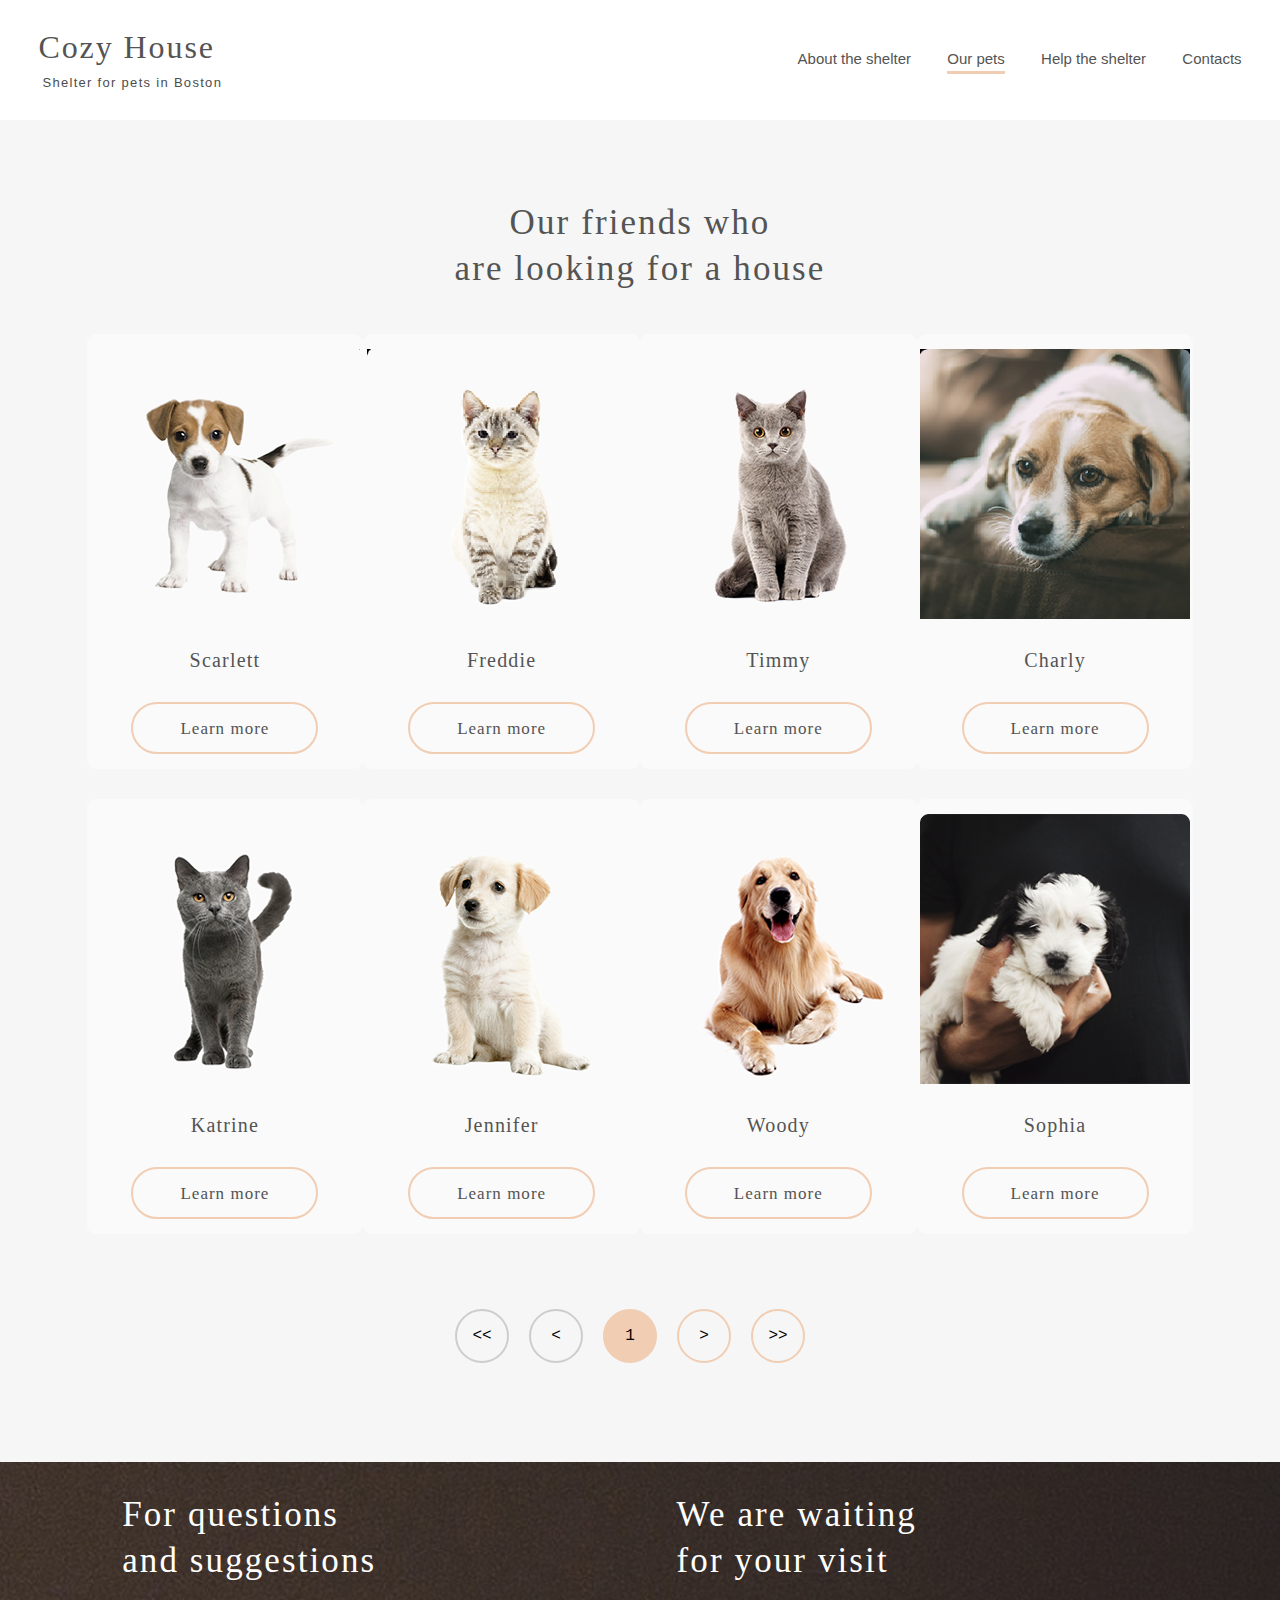
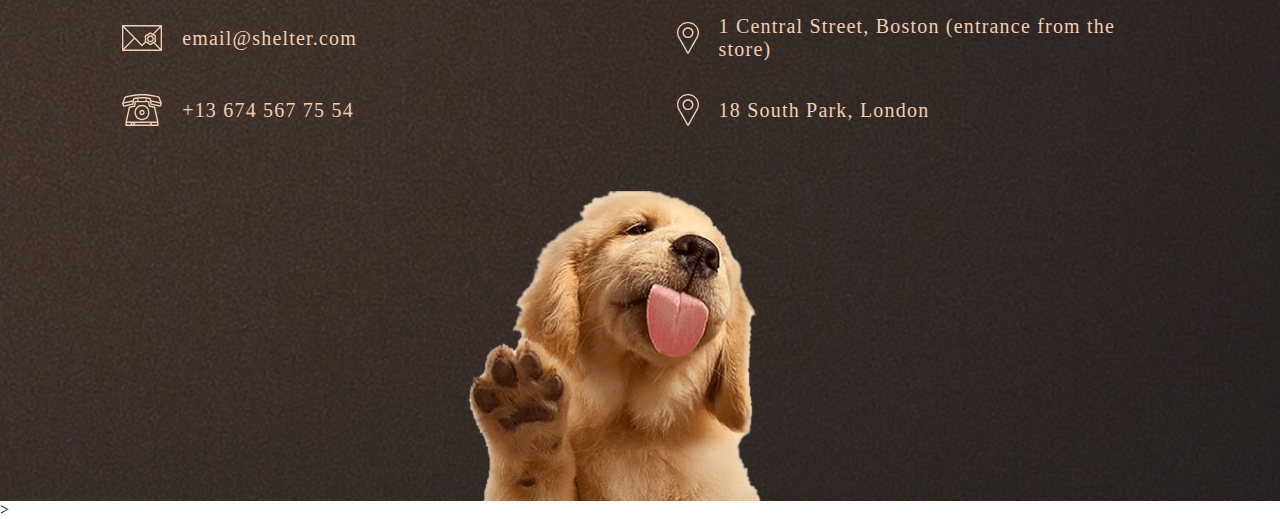
<file: shelter/pages/pets/index.html>
<!DOCTYPE html>
<html lang="en">
<head>
    <meta charset="UTF-8">
    <meta http-equiv="X-UA-Compatible" content="IE=edge">
    <meta name="viewport" content="width=device-width, initial-scale=1.0">
    <title>Our pets</title>
    <link rel="stylesheet" href="./normalize.css">
    <link rel="stylesheet" href="style.css">
</head>
<body>
    <div class="header_wrapper">
        <header>
            <div class="header_container">
                <a class="header_logo_href" href="../../pages/main/index.html">
                    <div class="header_logo">
                        <h1 class="header_h1">Cozy House</h1>
                        <div class="header_logo_text">Shelter for pets in Boston</div>
                    </div>
                </a>
                <nav class="header_nav">
                    <ul>
                        <li><a href="../../pages/main/index.html">About the shelter</a> </li> 
                        <li class="nav_active"> <a href="#">Our pets</a> </li>
                        <li><a href="../main/index.html#helpShelter">Help the shelter</a> </li>
                        <li><a href="#contacts">Contacts</a> </li>
                    </ul>
                </nav>
                <div class="menuBlackout"></div>
                <div class="header_burger">
                    <div class="header_burger_center"></div>
                </div>
            </div>
        </header>
    </div>
   

    <section class="pets">
        <div class="pets_container">
            <h2>Our friends who <br>
                are looking for a house</h2>
                <div class="pets_container_wraper">
                    <div class="pets_slider">
                        <div class="pets_slider_card">
                                <img src="../../assets/images/pets-katrine.png" alt="katrine" width="270" height="270">
                                <div class="pets_slider_card_text"> Katrine</div>
                                <button class="pets_slider_card_button"><div class="pets_slider_card_button_text">Learn more</div></button>
                        </div>
                        <div class="pets_slider_card">
                            <img src="../../assets/images/pets-jennifer.png" alt="jennifer" width="270" height="270">
                            <div class="pets_slider_card_text"> Jennifer</div>
                            <button class="pets_slider_card_button"><div class="pets_slider_card_button_text">Learn more</div></button>
                        </div>
                        <div class="pets_slider_card">
                            <img src="../../assets/images/pets-woody.png" alt="woody" width="270" height="270">
                            <div class="pets_slider_card_text"> Woody</div>
                            <button class="pets_slider_card_button"><div class="pets_slider_card_button_text">Learn more</div></button>
                        </div>
                        <div class="pets_slider_card">
                            <img src="../../assets/images/pets-sophia.png" alt="sophia" width="270" height="270">
                            <div class="pets_slider_card_text"> Sophia</div>
                            <button class="pets_slider_card_button"><div class="pets_slider_card_button_text">Learn more</div></button>
                        </div>
                        <div class="pets_slider_card">
                            <img src="../../assets/images/pets-timmy.png" alt="timmy" width="270" height="270">
                            <div class="pets_slider_card_text"> Timmy</div>
                            <button class="pets_slider_card_button"><div class="pets_slider_card_button_text">Learn more</div></button>
                        </div>
                        <div class="pets_slider_card">
                            <img src="../../assets/images/Charly.png" alt="Charly" width="270" height="270">
                            <div class="pets_slider_card_text"> Charly</div>
                            <button class="pets_slider_card_button"><div class="pets_slider_card_button_text">Learn more</div></button>
                        </div>
                        <div class="pets_slider_card">
                            <img src="../../assets/images/pets-scarlet.png" alt="scarlet" width="270" height="270">
                            <div class="pets_slider_card_text"> Scarlet</div>
                            <button class="pets_slider_card_button"><div class="pets_slider_card_button_text">Learn more</div></button>
                        </div>
                        <div class="pets_slider_card">
                            <img src="../../assets/images/pets-freddy.png" alt="freddy" width="270" height="270">
                            <div class="pets_slider_card_text"> Freddie</div>
                            <button class="pets_slider_card_button"><div class="pets_slider_card_button_text">Learn more</div></button>
                        </div>
                    </div>
                    <div class="pets_container_pageNavigator ">
                        <div class="disabled pets_container_pageNavigator_arrow firstPage"><pre> &lt&lt </pre></div>
                        <div class="disabled pets_container_pageNavigator_arrow prevPage"><pre> &lt </pre> </div>
                        <div class="pets_container_pageNavigator_pageNumber"> <pre>1</pre></div>
                        <div class="arrowEnabled pets_container_pageNavigator_arrow nexPage"><pre>></pre></div>
                        <div class="arrowEnabled pets_container_pageNavigator_arrow lastPage"><pre>>></pre></div>
                    </div>
                </div>
                
        </div>
    </section>

    <a name="contacts"></a>
        <footer  class="footer">
            <div class="footer_content">
                <div class="footer_contacts">
                    <div class="footer_contacts_text">For questions and suggestions</div>
                    <a href="mailto:email@shelter.com" class="footer_contacts_mail">
                        <img src="../../assets/images/icon-email.svg" alt="mail"> 
                        <div class="footer_contacts_mail_text">email@shelter.com</div> 
                    </a>
                    <a href="tel:+136745677554" class="footer_telephone">
                        <img src="../../assets/images/icon-phone.svg" alt="phone">
                        <div class="footer_telephone_number">+13 674 567 75 54</div>
                    </a>
                </div>
                <div class="footer_location">
                    <div class="footer_contacts_text">We are waiting for your visit</div>
                    <a  href="http://maps.google.com/?q=1 Central Street, Boston" class="footer_location_adress">
                        <img src="../../assets/images/icon-marker.svg" alt="adress"> 
                        <div class="footer_contacts_text_adress">1 Central Street, Boston (entrance from the store)</div> 
                    </a>
                    <a href="http://maps.google.com/?q=18 South Park, London" class="footer_location_adress">
                        <img src="../../assets/images/icon-marker.svg" alt="adress"> 
                        <div class="footer_contacts_text_adress">18 South Park, London </div> 
                    </a>
                </div>
                <div class="footer_puppy"></div>
            </div>
        </footer>

        <!-------------------Modal---------------------------->>
    <div class="wrapper">
        <div class="modal_wrapper">
            <div class="modalWindow_close">
                <svg width="12" height="12" viewBox="0 0 12 12" fill="none" xmlns="http://www.w3.org/2000/svg">
                <path fill-rule="evenodd" clip-rule="evenodd" d="M7.42618 6.00003L11.7046 1.72158C12.0985 1.32775 12.0985 0.689213 11.7046 0.295433C11.3108 -0.0984027 10.6723 -0.0984027 10.2785 0.295433L5.99998 4.57394L1.72148 0.295377C1.32765 -0.098459 0.68917 -0.098459 0.295334 0.295377C-0.0984448 0.689213 -0.0984448 1.32775 0.295334 1.72153L4.57383 5.99997L0.295334 10.2785C-0.0984448 10.6723 -0.0984448 11.3108 0.295334 11.7046C0.68917 12.0985 1.32765 12.0985 1.72148 11.7046L5.99998 7.42612L10.2785 11.7046C10.6723 12.0985 11.3108 12.0985 11.7046 11.7046C12.0985 11.3108 12.0985 10.6723 11.7046 10.2785L7.42618 6.00003Z" fill="#292929"/>
                </svg>
            </div>
            <div class="modalWindow">
                <img id="modalWindow_img" class="modalWindow_img" src="../../assets/images/pets-scarlet.png" alt="" >
                <div class="modalWindow_text">
                    <h3 id="petName">Scarlet</h3>
                    <h4 id="petType">Dog - Labrador</h4>
                    <h5 id="petDescription">Jennifer is a sweet 2 months old Labrador that is patiently waiting to find a new forever home. This girl really enjoys being able to go outside to run and play, but won't hesitate to play up a storm in the house if she has all of her favorite toys.</h5>
                    <div class="modalWindow_text_text">
                        <ul>
                            <li id="petAge"><b>Age:</b> 2 months</li>
                            <li id="Inoculations"><b>Inoculations:</b> none</li>
                            <li id="Diseases"><b>Diseases:</b> none</li>
                            <li id="Parasites"><b>Parasites:</b> none</li>
                        </ul>
                    </div>
                </div>
            </div>
        </div>
    </div>
    <div class="modalWindowFade"></div>
</body>
<script src="./script.js"></script>
<script src="./pagination.js"></script>
<script src="./modal.js"></script>
</html>
</file>
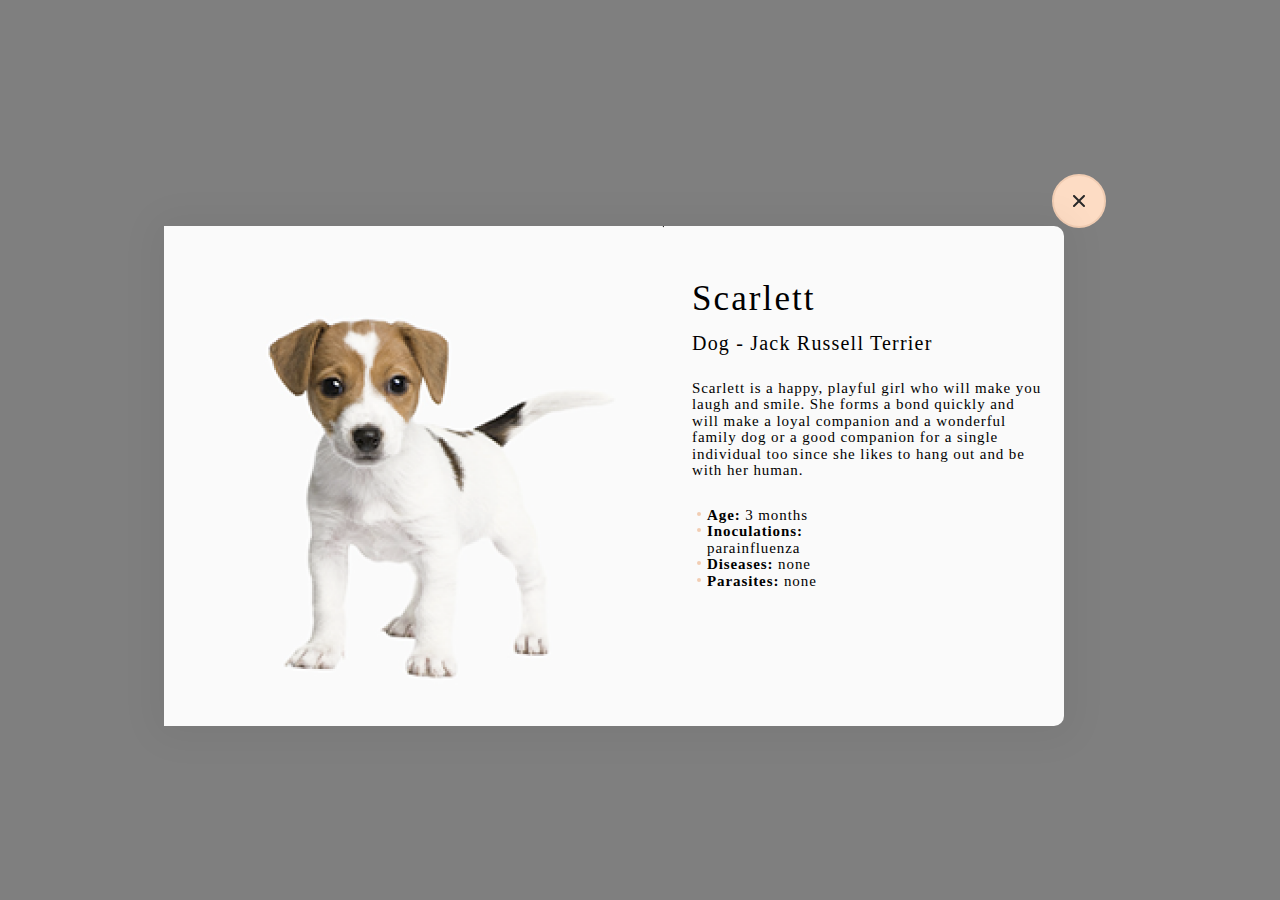
<file: shelter/modal/modal.html>
<!DOCTYPE html>
<html lang="en">
<head>
    <meta charset="UTF-8">
    <meta http-equiv="X-UA-Compatible" content="IE=edge">
    <meta name="viewport" content="width=device-width, initial-scale=1.0">
    <link rel="stylesheet" href="./modal.css">
    <title>Document</title>
</head>
<body> 
    <div class="wrapper">
        <div class="modal_wrapper">
            <div class="modalWindow_close">
                <svg width="12" height="12" viewBox="0 0 12 12" fill="none" xmlns="http://www.w3.org/2000/svg">
                <path fill-rule="evenodd" clip-rule="evenodd" d="M7.42618 6.00003L11.7046 1.72158C12.0985 1.32775 12.0985 0.689213 11.7046 0.295433C11.3108 -0.0984027 10.6723 -0.0984027 10.2785 0.295433L5.99998 4.57394L1.72148 0.295377C1.32765 -0.098459 0.68917 -0.098459 0.295334 0.295377C-0.0984448 0.689213 -0.0984448 1.32775 0.295334 1.72153L4.57383 5.99997L0.295334 10.2785C-0.0984448 10.6723 -0.0984448 11.3108 0.295334 11.7046C0.68917 12.0985 1.32765 12.0985 1.72148 11.7046L5.99998 7.42612L10.2785 11.7046C10.6723 12.0985 11.3108 12.0985 11.7046 11.7046C12.0985 11.3108 12.0985 10.6723 11.7046 10.2785L7.42618 6.00003Z" fill="#292929"/>
                </svg>
            </div>
            <div class="modalWindow">
                <img id="modalWindow_img" class="modalWindow_img" src="./assets/images/pets-scarlet.png" alt="">
                <div class="modalWindow_text">
                    <h3 id="petName">Tom</h3>
                    <h4 id="petType">Dog - Labrador</h4>
                    <h5 id="petDescription">Jennifer is a sweet 2 months old Labrador that is patiently waiting to find a new forever home. This girl really enjoys being able to go outside to run and play, but won't hesitate to play up a storm in the house if she has all of her favorite toys.</h5>
                    <div class="modalWindow_text_text">
                        <ul>
                            <li id="petAge"><b>Age:</b> 2 months</li>
                            <li id="Inoculations"><b>Inoculations:</b> none</li>
                            <li id="Diseases"><b>Diseases:</b> none</li>
                            <li id="Parasites"><b>Parasites:</b> none</li>
                        </ul>
                    </div>
                </div>
            </div>
        </div>
    </div>
    <div class="modalWindowFade"></div>

</body>
<script src="./modal.js"></script>
</html>
</file>
<file: shelter/pages/pets/style.css>
.header_burger {
  display: none;
  border-top: 2px solid #000000;
  border-bottom: 2px solid #000000;
}

.header_burger .header_burger_center {
  width: 30px;
  height: 2px;
  background-color: black;
}

.header_wrapper {
  position: fixed;
  margin: 0 auto;
  width: 100%;
  height: 120px;
}

header {
  margin: 0 auto;
  max-width: 1280px;
  height: 120px;
  display: -webkit-box;
  display: -ms-flexbox;
  display: flex;
  -webkit-box-align: center;
      -ms-flex-align: center;
          align-items: center;
  background-color: white;
}

.menuBlackout {
  display: none;
}

.header_container {
  margin: 0 auto;
  width: 94%;
  height: 60px;
  display: -webkit-box;
  display: -ms-flexbox;
  display: flex;
  -webkit-box-orient: horizontal;
  -webkit-box-direction: normal;
      -ms-flex-direction: row;
          flex-direction: row;
  -webkit-box-pack: justify;
      -ms-flex-pack: justify;
          justify-content: space-between;
  -webkit-box-align: center;
      -ms-flex-align: center;
          align-items: center;
  -ms-flex-line-pack: center;
      align-content: center;
}

.header_logo {
  position: relative;
  z-index: 5;
  display: -webkit-box;
  display: -ms-flexbox;
  display: flex;
  -webkit-box-orient: vertical;
  -webkit-box-direction: normal;
      -ms-flex-direction: column;
          flex-direction: column;
  -webkit-box-pack: justify;
      -ms-flex-pack: justify;
          justify-content: space-between;
  width: 187px;
  height: 60px;
}

.header_logo h1 {
  margin: 0;
  padding: 0;
  width: 188px;
  font-family: 'Georgia';
  font-style: normal;
  font-weight: 400;
  font-size: 32px;
  line-height: 110%;
  letter-spacing: 0.06em;
  color: #545454;
}

.header_logo .header_logo_text {
  font-family: 'Arial';
  font-style: normal;
  font-weight: 400;
  font-size: 13px;
  line-height: 15px;
  letter-spacing: 0.1em;
  margin-left: 4px;
  color: #4C4C4C;
}

.header_nav {
  justify-self: flex-end;
  width: 444px;
  height: 20px;
  display: -webkit-box;
  display: -ms-flexbox;
  display: flex;
  -webkit-box-orient: horizontal;
  -webkit-box-direction: normal;
      -ms-flex-direction: row;
          flex-direction: row;
  -webkit-box-pack: justify;
      -ms-flex-pack: justify;
          justify-content: space-between;
}

.header_nav ul {
  width: 100%;
  display: -webkit-box;
  display: -ms-flexbox;
  display: flex;
  -webkit-box-orient: horizontal;
  -webkit-box-direction: normal;
      -ms-flex-direction: row;
          flex-direction: row;
  -webkit-box-pack: justify;
      -ms-flex-pack: justify;
          justify-content: space-between;
  -ms-flex-item-align: center;
      align-self: center;
  font-family: 'Arial';
  font-style: normal;
  font-weight: 400;
  font-size: 15px;
  line-height: 160%;
  margin: 0px 0px;
  padding-left: 0;
}

.header_nav ul li {
  list-style-type: none;
}

.header_nav .nav_active {
  border-bottom: 3px solid #F1CDB3;
}

.header_nav a {
  color: #545454;
  text-decoration: none;
}

@media (max-width: 767px) {
  /*
    .header_nav{
        display: none;
    }
    .header_burger{
        width: 30px;
        height: 19px;
        margin-right: 50px;
        display: flex;
        flex-direction:row;
        justify-content: center;
        align-items: center;
        &:hover{
            cursor: pointer;
        }
        .header_burger_center{
            width: 30px;
            height: 2px;
            background-color: #000000;
        }
    }  */
  .header_nav {
    position: fixed;
    pointer-events: none;
    opacity: 0;
    margin: 0 0;
    padding: 0 0;
    top: 0;
    width: 320px;
    height: 823px;
    background-color: white;
    left: calc(100vw + 100px);
    z-index: 3;
    -webkit-transition: .3s ease-in;
    transition: .3s ease-in;
    display: -webkit-box;
    display: -ms-flexbox;
    display: flex;
  }
  .header_nav ul {
    margin: 0 0 0 0;
    margin-left: 30px;
    width: 248px;
    height: 327px;
    display: -webkit-box;
    display: -ms-flexbox;
    display: flex;
    -webkit-box-orient: vertical;
    -webkit-box-direction: normal;
        -ms-flex-direction: column;
            flex-direction: column;
    -webkit-box-align: center;
        -ms-flex-align: center;
            align-items: center;
    -webkit-box-pack: justify;
        -ms-flex-pack: justify;
            justify-content: space-between;
  }
  .header_nav ul li {
    padding: 0 0;
    margin: 0 0;
    font-family: 'Arial';
    font-style: normal;
    font-weight: 400;
    font-size: 32px;
    line-height: 160%;
  }
  .header_nav_visible {
    opacity: 1 !important;
    left: calc(100vw - 321px) !important;
    pointer-events: all !important;
    -webkit-transition: .3s ease-in;
    transition: .3s ease-in;
  }
  .menuBlackout {
    display: none;
    margin: 0 0;
    padding: 0 0;
    top: 0;
    position: fixed;
    background-color: rgba(41, 41, 41, 0.6);
    width: 100vw;
    height: 4684px;
    z-index: 2;
  }
  .header_burger {
    position: relative;
    z-index: 4;
    width: 30px;
    height: 19px;
    margin-right: 55px;
    -ms-flex-item-align: center;
        align-self: center;
    display: -webkit-box;
    display: -ms-flexbox;
    display: flex;
    -webkit-box-orient: horizontal;
    -webkit-box-direction: normal;
        -ms-flex-direction: row;
            flex-direction: row;
    -webkit-box-pack: center;
        -ms-flex-pack: center;
            justify-content: center;
    -webkit-box-align: center;
        -ms-flex-align: center;
            align-items: center;
    -webkit-transition: 0.25s ease-out;
    transition: 0.25s ease-out;
  }
  .header_burger:hover {
    cursor: pointer;
  }
  .burger_rotate {
    -webkit-transform: rotateZ(90deg);
            transform: rotateZ(90deg);
    -webkit-transition: 0.25s ease-out;
    transition: 0.25s ease-out;
  }
}

.pets {
  background-color: #F6F6F6;
  margin: 0 auto;
  padding-top: 120px;
  max-width: 1280px;
  height: 1342px;
}

button {
  width: 187px;
  height: 52px;
  display: -webkit-box;
  display: -ms-flexbox;
  display: flex;
  -webkit-box-orient: vertical;
  -webkit-box-direction: normal;
      -ms-flex-direction: column;
          flex-direction: column;
  -webkit-box-align: center;
      -ms-flex-align: center;
          align-items: center;
  -webkit-box-pack: center;
      -ms-flex-pack: center;
          justify-content: center;
  padding: 15px 45px;
  border: 2px solid #F1CDB3;
  -webkit-box-sizing: border-box;
          box-sizing: border-box;
  border-radius: 100px;
  background-color: #FAFAFA;
}

.pets_slider_card:hover button {
  cursor: pointer;
  background-color: #F1CDB3;
  -webkit-transition: 0.3s ease-out;
  transition: 0.3s ease-out;
}

.pets_container {
  margin: 0 auto;
  width: 94%;
  height: 1342px;
  display: -webkit-box;
  display: -ms-flexbox;
  display: flex;
  -webkit-box-orient: vertical;
  -webkit-box-direction: normal;
      -ms-flex-direction: column;
          flex-direction: column;
  -webkit-box-pack: justify;
      -ms-flex-pack: justify;
          justify-content: space-between;
  -webkit-box-align: center;
      -ms-flex-align: center;
          align-items: center;
}

.pets_container h2 {
  margin-top: 80px;
  width: 400px;
  height: 90px;
  text-align: center;
  font-family: 'Georgia';
  font-style: normal;
  font-weight: 400;
  font-size: 35px;
  line-height: 130%;
  letter-spacing: 0.06em;
  color: #545454;
}

.pets_container_wraper {
  width: 100%;
  height: 1162px;
  display: -webkit-box;
  display: -ms-flexbox;
  display: flex;
  -webkit-box-orient: vertical;
  -webkit-box-direction: normal;
      -ms-flex-direction: column;
          flex-direction: column;
}

.pets_slider {
  width: 100%;
  height: 930px;
  overflow: hidden;
  display: -webkit-box;
  display: -ms-flexbox;
  display: flex;
  -webkit-box-orient: horizontal;
  -webkit-box-direction: normal;
      -ms-flex-direction: row;
          flex-direction: row;
  -webkit-box-pack: center;
      -ms-flex-pack: center;
          justify-content: center;
  -ms-flex-wrap: wrap;
      flex-wrap: wrap;
}

.pets_slider_card {
  display: -webkit-box;
  display: -ms-flexbox;
  display: flex;
  -webkit-box-orient: vertical;
  -webkit-box-direction: normal;
      -ms-flex-direction: column;
          flex-direction: column;
  -webkit-box-align: center;
      -ms-flex-align: center;
          align-items: center;
  -ms-flex-pack: distribute;
      justify-content: space-around;
  background: #FAFAFA;
  border-radius: 9px;
  margin-top: 15px;
  width: 23%;
  height: 435px;
}

.pets_slider_card:hover {
  -webkit-box-shadow: 0px 2px 35px 14px rgba(13, 13, 13, 0.04);
          box-shadow: 0px 2px 35px 14px rgba(13, 13, 13, 0.04);
}

.pets_slider_card .pets_slider_card_text {
  font-family: 'Georgia';
  font-style: normal;
  font-weight: 400;
  font-size: 20px;
  line-height: 23px;
  letter-spacing: 0.06em;
  color: #545454;
}

.pets_slider_card .pets_slider_card_button_text {
  font-family: 'Georgia';
  font-style: normal;
  font-weight: 400;
  font-size: 20px;
  line-height: 23px;
  letter-spacing: 0.06em;
  color: #545454;
  font-size: 17px;
  width: 190px;
  text-align: center;
}

.pets_container_pageNavigator {
  margin-top: 60px;
  display: -webkit-box;
  display: -ms-flexbox;
  display: flex;
  -ms-flex-item-align: center;
      align-self: center;
  -webkit-box-orient: horizontal;
  -webkit-box-direction: normal;
      -ms-flex-direction: row;
          flex-direction: row;
  -webkit-box-pack: center;
      -ms-flex-pack: center;
          justify-content: center;
  width: 100%;
  height: 55px;
}

.disabled {
  display: -webkit-box;
  display: -ms-flexbox;
  display: flex;
  -ms-flex-line-pack: center;
      align-content: center;
  -webkit-box-pack: center;
      -ms-flex-pack: center;
          justify-content: center;
  width: 50px;
  height: 50px;
  margin-right: 20px;
  border-radius: 100px;
  border: 2px solid #CDCDCD;
  pointer-events: none;
  -webkit-transition: 0.3s ease;
  transition: 0.3s ease;
}

.arrowEnabled {
  display: -webkit-box;
  display: -ms-flexbox;
  display: flex;
  -ms-flex-line-pack: center;
      align-content: center;
  -webkit-box-pack: center;
      -ms-flex-pack: center;
          justify-content: center;
  width: 50px;
  height: 50px;
  margin-right: 20px;
  border-radius: 100px;
  border: 2px solid #CDCDCD;
  border: 2px solid #F1CDB3;
}

.arrowEnabled:hover {
  background-color: #FDDCC4;
  cursor: pointer;
}

.pets_container_pageNavigator_pageNumber {
  display: -webkit-box;
  display: -ms-flexbox;
  display: flex;
  -ms-flex-line-pack: center;
      align-content: center;
  -webkit-box-pack: center;
      -ms-flex-pack: center;
          justify-content: center;
  width: 50px;
  height: 50px;
  margin-right: 20px;
  border-radius: 100px;
  border: 2px solid #CDCDCD;
  border: 2px solid #F1CDB3;
  background-color: #F1CDB3;
}

@media (max-width: 1279px) {
  .pets {
    height: 1733px;
  }
  .pets_container {
    height: 1603px;
  }
  .pets_container_wraper {
    height: 1603px;
  }
  .pets_slider {
    -ms-flex-line-pack: start;
        align-content: flex-start;
    -ms-flex-item-align: center;
        -ms-grid-row-align: center;
        align-self: center;
    width: 580px;
    height: 1367px;
    -webkit-box-pack: center;
        -ms-flex-pack: center;
            justify-content: center;
  }
  .pets_slider_card {
    width: 49%;
  }
}

@media (max-width: 767px) {
  .pets {
    height: 1649px;
  }
  .pets_container {
    height: 1630px;
  }
  .pets_container h2 {
    margin-top: 42px;
    width: 300px;
    height: 64px;
    text-align: center;
    font-size: 25px;
  }
  .pets_container_wraper {
    height: 1565px;
  }
  .pets_slider {
    width: 270px;
    height: 1365px;
    -webkit-box-pack: center;
        -ms-flex-pack: center;
            justify-content: center;
  }
  .pets_slider_card {
    width: 99%;
    height: 435px;
  }
  .pets_container_pageNavigator {
    margin-left: 5px;
    width: 320px;
  }
  .pets_container_pageNavigator_arrow {
    margin-right: 10px;
  }
  .pets_container_pageNavigator_pageNumber {
    margin-right: 10px;
  }
}

.next {
  -webkit-animation: 'anim';
          animation: 'anim';
  -webkit-animation-duration: 1s;
          animation-duration: 1s;
}

@-webkit-keyframes anim {
  0% {
    opacity: 0;
  }
  100% {
    opacity: 1;
  }
}

@keyframes anim {
  0% {
    opacity: 0;
  }
  100% {
    opacity: 1;
  }
}

footer {
  margin: 0 auto;
  max-width: 1280px;
  height: 350px;
  /* background-image: url(../../assets/images/footer-background.png);*/
  background: url(../../assets/images/footer-background.png), radial-gradient(110.67% 538.64% at 5.73% 50%, #513D2F 0%, #1A1A1C 100%), #211F20;
  background-size: cover;
  background-repeat: no-repeat;
  display: -webkit-box;
  display: -ms-flexbox;
  display: flex;
  -webkit-box-align: end;
      -ms-flex-align: end;
          align-items: flex-end;
  -webkit-box-pack: center;
      -ms-flex-pack: center;
          justify-content: center;
}

.footer_content {
  width: 94%;
  height: 310px;
  display: -webkit-box;
  display: -ms-flexbox;
  display: flex;
  -webkit-box-orient: horizontal;
  -webkit-box-direction: normal;
      -ms-flex-direction: row;
          flex-direction: row;
  -webkit-box-pack: justify;
      -ms-flex-pack: justify;
          justify-content: space-between;
}

.footer_contacts {
  margin-top: 16px;
  height: 234px;
  width: 23%;
  display: -webkit-box;
  display: -ms-flexbox;
  display: flex;
  -webkit-box-orient: vertical;
  -webkit-box-direction: normal;
      -ms-flex-direction: column;
          flex-direction: column;
  -webkit-box-pack: justify;
      -ms-flex-pack: justify;
          justify-content: space-between;
}

.footer_contacts .footer_contacts_text {
  width: 280px;
  height: 90px;
  font-family: 'Georgia';
  font-style: normal;
  font-weight: 400;
  font-size: 35px;
  line-height: 130%;
  letter-spacing: 0.06em;
  color: white;
}

.footer_contacts .footer_contacts_mail {
  display: -webkit-box;
  display: -ms-flexbox;
  display: flex;
  -webkit-box-orient: horizontal;
  -webkit-box-direction: normal;
      -ms-flex-direction: row;
          flex-direction: row;
  width: 251px;
  height: 32px;
  color: #F1CDB3;
  text-decoration: none;
}

.footer_contacts .footer_contacts_mail .footer_contacts_mail_text {
  -ms-flex-item-align: center;
      -ms-grid-row-align: center;
      align-self: center;
  margin-left: 20px;
  font-family: 'Georgia';
  font-style: normal;
  font-weight: 400;
  font-size: 20px;
  line-height: 115%;
  letter-spacing: 0.06em;
  color: #F1CDB3;
}

.footer_contacts .footer_telephone {
  display: -webkit-box;
  display: -ms-flexbox;
  display: flex;
  -webkit-box-orient: horizontal;
  -webkit-box-direction: normal;
      -ms-flex-direction: row;
          flex-direction: row;
  text-decoration: none;
}

.footer_contacts .footer_telephone .footer_telephone_number {
  -ms-flex-item-align: center;
      -ms-grid-row-align: center;
      align-self: center;
  margin-left: 20px;
  font-family: 'Georgia';
  font-style: normal;
  font-weight: 400;
  font-size: 20px;
  line-height: 115%;
  letter-spacing: 0.06em;
  color: #F1CDB3;
}

.footer_location {
  margin-top: 16px;
  height: 234px;
  width: 25%;
  display: -webkit-box;
  display: -ms-flexbox;
  display: flex;
  -webkit-box-orient: vertical;
  -webkit-box-direction: normal;
      -ms-flex-direction: column;
          flex-direction: column;
  -webkit-box-pack: justify;
      -ms-flex-pack: justify;
          justify-content: space-between;
}

.footer_location .footer_contacts_text {
  width: 270px;
  height: 90px;
  font-family: 'Georgia';
  font-style: normal;
  font-weight: 400;
  font-size: 35px;
  line-height: 130%;
  letter-spacing: 0.06em;
  color: white;
}

.footer_location .footer_location_adress {
  display: -webkit-box;
  display: -ms-flexbox;
  display: flex;
  -webkit-box-orient: horizontal;
  -webkit-box-direction: normal;
      -ms-flex-direction: row;
          flex-direction: row;
  text-decoration: none;
}

.footer_location .footer_location_adress .footer_contacts_text_adress {
  -ms-flex-item-align: center;
      -ms-grid-row-align: center;
      align-self: center;
  margin-left: 20px;
  font-family: 'Georgia';
  font-style: normal;
  font-weight: 400;
  font-size: 20px;
  line-height: 115%;
  letter-spacing: 0.06em;
  color: #F1CDB3;
}

.footer_puppy {
  margin-right: -10px;
  background-image: url(../../assets/images/footer-puppy.png);
  -webkit-box-sizing: border-box;
          box-sizing: border-box;
  background-repeat: no-repeat;
  overflow: hidden;
  width: 26%;
}

@media (max-width: 1280px) {
  .footer {
    width: 100%;
    height: 639px;
  }
  .footer_content {
    height: 639px;
    display: -webkit-box;
    display: -ms-flexbox;
    display: flex;
    -webkit-box-orient: horizontal;
    -webkit-box-direction: normal;
        -ms-flex-direction: row;
            flex-direction: row;
    -webkit-box-pack: center;
        -ms-flex-pack: center;
            justify-content: center;
    -ms-flex-wrap: wrap;
        flex-wrap: wrap;
    overflow: hidden;
  }
  .footer_puppy {
    margin-right: 50px;
    width: 300px;
    height: 310px;
    -ms-flex-item-align: end;
        align-self: flex-end;
  }
  .footer_contacts {
    justify-self: flex-end;
    margin-top: 30px;
    margin-right: 28px;
    width: 45%;
  }
  .footer_location {
    margin-top: 30px;
    margin-left: -15px;
    width: 40%;
  }
}

@media (max-width: 767px) {
  .footer {
    width: 100%;
    height: 809px;
  }
  .footer_content {
    width: 100%;
    height: 809px;
    display: -webkit-box;
    display: -ms-flexbox;
    display: flex;
    -webkit-box-orient: vertical;
    -webkit-box-direction: normal;
        -ms-flex-direction: column;
            flex-direction: column;
    -webkit-box-pack: justify;
        -ms-flex-pack: justify;
            justify-content: space-between;
    -ms-flex-line-pack: center;
        align-content: center;
    overflow: hidden;
  }
  .footer_puppy {
    background-size: cover;
    margin-right: 0px;
    width: 260px;
    height: 269px;
    justify-self: flex-end;
    -ms-flex-item-align: center;
        -ms-grid-row-align: center;
        align-self: center;
  }
  .footer_contacts {
    margin: 27px 0;
    width: 100%;
    height: 208px;
    display: -webkit-box;
    display: -ms-flexbox;
    display: flex;
    -ms-flex-line-pack: center;
        align-content: center;
    -webkit-box-align: center;
        -ms-flex-align: center;
            align-items: center;
  }
  .footer_contacts .footer_contacts_text {
    width: 260px;
    height: 64px;
    font-family: 'Georgia';
    font-style: normal;
    font-weight: 400;
    font-size: 25px;
    line-height: 130%;
    text-align: center;
  }
  .footer_location {
    margin: 0 0;
    width: 95%;
    height: 232px;
    display: -webkit-box;
    display: -ms-flexbox;
    display: flex;
    -webkit-box-orient: vertical;
    -webkit-box-direction: normal;
        -ms-flex-direction: column;
            flex-direction: column;
    -webkit-box-align: center;
        -ms-flex-align: center;
            align-items: center;
    -ms-flex-item-align: center;
        align-self: center;
    margin-top: -40px;
  }
  .footer_location .footer_contacts_text {
    margin: 15px 0;
    width: 240px;
    height: 64px;
    font-family: 'Georgia';
    font-style: normal;
    font-weight: 400;
    font-size: 25px;
    line-height: 130%;
    text-align: center;
  }
  .footer_location_adress {
    -ms-flex-item-align: start;
        align-self: flex-start;
  }
}

/*
@media (max-width: 1280px) {
    .footer{
        height: 639px; 
    }
    .footer_content{
        height: 639px; 
        display: flex;
        flex-direction: row;
        justify-content: center;
        flex-wrap: wrap;
        overflow: hidden;
    }
    .footer_puppy{
        margin-right: 50px;
        width: 300px;
        height: 310px;
        align-self: flex-end;
    }
    .footer_contacts{
        width: 50%;
    }
    .footer_location{
        width: 50%;
    }
}

@media (max-width: 768px) {
    .footer{
        height: 809px; 
    }
    .footer_content{
        height: 809px; 
        display: flex;
        flex-direction: column;
        justify-content: space-between;
        align-content: center;
        flex-wrap: wrap;
        overflow: hidden;
    }
    .footer_puppy{
        background-size: cover;
        margin-right: 50px;
        width: 260px;
        height: 269px;
        justify-self: flex-end;
       
    }
    .footer_contacts{
        width: 278px;
        height: 208px;
    }
    .footer_location{
        width: 278px;
        height: 208px;
    }
}


*/
.modalWindowFade {
  padding: 0 0;
  top: 0;
  left: 0;
  position: fixed;
  margin: 0 auto;
  background: rgba(41, 41, 41, 0.6);
  width: 100vw;
  height: 100vh;
  display: none;
  -webkit-box-align: center;
      -ms-flex-align: center;
          align-items: center;
  z-index: 4;
}

.wrapper {
  padding: 0 0;
  top: 0px;
  left: 0;
  position: absolute;
  margin: 0 auto;
  width: 100vw;
  height: 100vh;
  display: none;
  -webkit-box-align: center;
      -ms-flex-align: center;
          align-items: center;
}

.wrapper .modal_wrapper {
  margin: 0 auto;
  display: -webkit-box;
  display: -ms-flexbox;
  display: flex;
  position: fixed;
  top: calc( 50% - 275px);
  left: calc(50% - 475px);
  width: 952px;
  height: 552px;
  z-index: 5;
}

.wrapper .modalWindow {
  position: relative;
  -webkit-box-sizing: border-box;
          box-sizing: border-box;
  -ms-flex-item-align: end;
      align-self: flex-end;
  justify-self: flex-start;
  display: -webkit-box;
  display: -ms-flexbox;
  display: flex;
  width: 900px;
  height: 500px;
  /* color-light-s */
  background: #FAFAFA;
  -webkit-box-shadow: 0px 2px 35px 14px rgba(13, 13, 13, 0.04);
          box-shadow: 0px 2px 35px 14px rgba(13, 13, 13, 0.04);
  border-radius: 10px;
}

.wrapper .modalWindow_img {
  -ms-flex-item-align: center;
      -ms-grid-row-align: center;
      align-self: center;
  width: 500px;
  height: 500px;
}

.wrapper .modalWindow_text {
  -webkit-box-sizing: border-box;
          box-sizing: border-box;
  margin-top: 50px;
  margin-left: 28px;
  width: 351px;
  height: 362px;
}

.wrapper h3 {
  /* h3 */
  margin: 0 0;
  padding: 0 0;
  font-family: 'Georgia';
  font-style: normal;
  font-weight: 400;
  font-size: 35px;
  line-height: 130%;
  /* or 45px */
  letter-spacing: 0.06em;
  color: #000000;
}

.wrapper h4 {
  /* h4 */
  text-align: left;
  padding: 0 0;
  margin: 10px 0;
  font-family: 'Georgia';
  font-style: normal;
  font-weight: 400;
  font-size: 20px;
  line-height: 115%;
  /* identical to box height, or 23px */
  letter-spacing: 0.06em;
  color: #000000;
}

.wrapper h5 {
  width: 350px;
  height: 102px;
  text-align: left;
  /* h5 */
  font-family: 'Georgia';
  font-style: normal;
  font-weight: 400;
  font-size: 15px;
  line-height: 110%;
  letter-spacing: 0.06em;
  color: #000000;
}

.wrapper .modalWindow_text_text {
  position: absolute;
  width: 200px;
  height: 102px;
}

.wrapper ul {
  position: relative;
  margin: 0 15px;
  padding: 0 0;
}

.wrapper li {
  /* h5 */
  list-style: none;
  font-family: 'Georgia';
  font-style: normal;
  font-weight: 400;
  font-size: 15px;
  line-height: 110%;
  /* identical to box height, or 17px */
  letter-spacing: 0.06em;
  color: #000000;
}

.wrapper li::before {
  content: "";
  position: absolute;
  margin-top: 5px;
  left: -10px;
  top: auto;
  width: 4px;
  height: 4px;
  /* color-primary */
  background: #F1CDB3;
  border-radius: 100%;
}

.wrapper .modalWindow_close {
  display: -webkit-box;
  display: -ms-flexbox;
  display: flex;
  -webkit-box-align: center;
      -ms-flex-align: center;
          align-items: center;
  -webkit-box-pack: center;
      -ms-flex-pack: center;
          justify-content: center;
  position: absolute;
  right: 10px;
  -ms-flex-item-align: start;
      align-self: flex-start;
  width: 50px;
  height: 50px;
  border-radius: 100%;
  border: 2px solid  #F1CDB3;
}

.wrapper .modalWindow_close:hover {
  background-color: #FDDCC4 !important;
}

.hideHtml {
  overflow: hidden;
  width: 100vw;
  height: 100vh;
}

@media (max-width: 1280px) {
  .wrapper .modal_wrapper {
    margin: 0 auto;
    display: -webkit-box;
    display: -ms-flexbox;
    display: flex;
    position: fixed;
    top: calc( 50% - 201px);
    left: calc(50% - 334px);
    width: 668px;
    height: 402px;
    z-index: 5;
  }
  .wrapper .modalWindow {
    position: relative;
    -webkit-box-sizing: border-box;
            box-sizing: border-box;
    -ms-flex-item-align: end;
        align-self: flex-end;
    justify-self: flex-start;
    display: -webkit-box;
    display: -ms-flexbox;
    display: flex;
    width: 630px;
    height: 350px;
    /* color-light-s */
    background: #FAFAFA;
    -webkit-box-shadow: 0px 2px 35px 14px rgba(13, 13, 13, 0.04);
            box-shadow: 0px 2px 35px 14px rgba(13, 13, 13, 0.04);
    border-radius: 10px;
  }
  .wrapper .modalWindow_img {
    -ms-flex-item-align: center;
        -ms-grid-row-align: center;
        align-self: center;
    width: 350px;
    height: 350px;
    -o-object-fit: cover;
       object-fit: cover;
  }
  .wrapper .modalWindow_text {
    margin: 0 0;
    -webkit-box-sizing: border-box;
            box-sizing: border-box;
    margin-left: 28px;
    width: 260px;
    height: 303px;
  }
  .wrapper h3 {
    font-weight: 400;
    font-size: 35px;
    line-height: 130%;
    /* or 45px */
    letter-spacing: 0.06em;
  }
  .wrapper h4 {
    font-weight: 400;
    font-size: 20px;
    line-height: 115%;
  }
  .wrapper h5 {
    width: 250px;
    font-weight: 400;
    font-size: 13px;
    line-height: 110%;
  }
  .wrapper .modalWindow_text_text {
    position: absolute;
    width: 200px;
    height: 102px;
  }
  .wrapper ul {
    position: relative;
    margin: 0 10px;
    padding: 0 0;
  }
  .wrapper li {
    /* h5 */
    list-style: none;
    font-family: 'Georgia';
    font-style: normal;
    font-weight: 400;
    font-size: 15px;
    line-height: 110%;
    /* identical to box height, or 17px */
    letter-spacing: 0.06em;
    color: #000000;
  }
  .wrapper li::before {
    content: "";
    position: absolute;
    margin-top: 5px;
    left: -10px;
    top: auto;
    width: 4px;
    height: 4px;
    /* color-primary */
    background: #F1CDB3;
    border-radius: 100%;
  }
  .wrapper .modalWindow_close {
    display: -webkit-box;
    display: -ms-flexbox;
    display: flex;
    -webkit-box-align: center;
        -ms-flex-align: center;
            align-items: center;
    -webkit-box-pack: center;
        -ms-flex-pack: center;
            justify-content: center;
    position: absolute;
    right: 10px;
    -ms-flex-item-align: start;
        align-self: flex-start;
    width: 50px;
    height: 50px;
    border-radius: 100%;
    border: 2px solid  #F1CDB3;
  }
  .wrapper .modalWindow_close:hover {
    background-color: #FDDCC4;
  }
}

@media (max-width: 767px) {
  .wrapper .modal_wrapper {
    margin: 0 auto;
    width: 270px;
    height: 393px;
    top: calc( 50% - 196px);
    left: calc(50% - 135px);
  }
  .wrapper .modalWindow {
    width: 240px;
    height: 341px;
  }
  .wrapper .modalWindow_img {
    display: none;
  }
  .wrapper .modalWindow_text {
    margin: 0 0;
    -webkit-box-sizing: border-box;
            box-sizing: border-box;
    width: 220px;
    height: 321px;
  }
  .wrapper h3 {
    font-weight: 400;
    font-size: 35px;
    line-height: 130%;
    /* or 45px */
    letter-spacing: 0.06em;
    text-align: center;
  }
  .wrapper h4 {
    margin: 0 0px;
    position: relative;
    font-weight: 400;
    font-size: 20px;
    line-height: 115%;
    text-align: center;
  }
  .wrapper h5 {
    margin-top: 10px;
    margin-left: 10px;
    text-align: justify;
    width: 222px;
    font-weight: 400;
    font-size: 13px;
    line-height: 110%;
    letter-spacing: 0.06em;
  }
  .wrapper .modalWindow_text_text {
    position: absolute;
    width: 200px;
    height: 102px;
  }
  .wrapper ul {
    position: relative;
    margin: 0 15px;
    padding: 0 0;
  }
  .wrapper li {
    /* h5 */
    list-style: none;
    font-family: 'Georgia';
    font-style: normal;
    font-weight: 400;
    font-size: 15px;
    line-height: 110%;
    /* identical to box height, or 17px */
    letter-spacing: 0.06em;
    color: #000000;
  }
  .wrapper li::before {
    content: "";
    position: absolute;
    margin-top: 5px;
    left: -10px;
    top: auto;
    width: 4px;
    height: 4px;
    /* color-primary */
    background: #F1CDB3;
    border-radius: 100%;
  }
  .wrapper .modalWindow_close {
    display: -webkit-box;
    display: -ms-flexbox;
    display: flex;
    -webkit-box-align: center;
        -ms-flex-align: center;
            align-items: center;
    -webkit-box-pack: center;
        -ms-flex-pack: center;
            justify-content: center;
    position: absolute;
    right: 10px;
    -ms-flex-item-align: start;
        align-self: flex-start;
    width: 50px;
    height: 50px;
    border-radius: 100%;
    border: 2px solid  #F1CDB3;
  }
  .wrapper .modalWindow_close:hover {
    background-color: #FDDCC4;
  }
}

a {
  text-decoration: none;
}

a:hover {
  color: #FDDCC4;
  -webkit-transition: 0.3s ease-out;
  transition: 0.3s ease-out;
}
/*# sourceMappingURL=style.css.map */
</file>
<file: shelter/modal/modal.css>
.modalWindowFade{
    padding: 0 0;
    top:0;
    left: 0;
    position: absolute;
    margin: 0 auto;
    background: rgba(41, 41, 41, 0.6);;
    width: 100vw;
    height: 100vh;
    display: flex;
    align-items: center;
}
.modalWindowFade:hover .modalWindow_close{
    background-color:#FDDCC4; ;
}
.wrapper{
    padding: 0 0;
    top:0;
    left: 0;
    position: absolute;
    margin: 0 auto;
    width: 100vw;
    height: 100vh;
    display: flex;
    align-items: center;
}
.modal_wrapper{
    margin: 0 auto;
    display: flex;
    position: relative;
    width: 952px;
    height: 552px;
    z-index: 5;
}
.modalWindow{
    position: relative;
    box-sizing: border-box;
    align-self: flex-end;
    justify-self: flex-start;
    display: flex;
    width: 900px;
    height: 500px;
    /* color-light-s */
    background: #FAFAFA;
    box-shadow: 0px 2px 35px 14px rgba(13, 13, 13, 0.04);
    border-radius: 10px;
}
.modalWindow_img{
    align-self: center;
    width: 500px;
    height: 500px;
}
.modalWindow_text{
    box-sizing: border-box;
    margin-top: 50px;
    margin-left: 28px;
    width: 351px;
    height: 362px;
}
h3{
    /* h3 */
    margin: 0 0;
    padding: 0 0;
    font-family: 'Georgia';
    font-style: normal;
    font-weight: 400;
    font-size: 35px;
    line-height: 130%;
    /* or 45px */
    letter-spacing: 0.06em;
    color: #000000;
}
h4{
    /* h4 */
    margin: 10px 0;
    padding: 0 0;
    font-family: 'Georgia';
    font-style: normal;
    font-weight: 400;
    font-size: 20px;
    line-height: 115%;
    /* identical to box height, or 23px */
    letter-spacing: 0.06em;
    color: #000000;
}
h5{
    width: 350px;
    height: 102px;
    text-align: left;
    /* h5 */
    font-family: 'Georgia';
    font-style: normal;
    font-weight: 400;
    font-size: 15px;
    line-height: 110%;
    letter-spacing: 0.06em;
    color: #000000;
}
.modalWindow_text_text{
    position: absolute;
    width: 200px;
    height: 102px;
}
ul{
    position: relative;
    margin: 0 15px;
    padding: 0 0;
}
li {
    /* h5 */
    list-style: none;
    font-family: 'Georgia';
    font-style: normal;
    font-weight: 400;
    font-size: 15px;
    line-height: 110%;
    /* identical to box height, or 17px */
    letter-spacing: 0.06em;
    color: #000000;
}
 li::before{
    content: "";
    position: absolute;
    margin-top: 5px;
    left: -10px;
    top:auto;
    width: 4px;
    height: 4px;
    /* color-primary */
    background: #F1CDB3;
    border-radius: 100%;
}
.modalWindow_close{
    display: flex;
    align-items: center;
    justify-content: center;
    position: absolute;
    right: 10px;
    align-self: flex-start;
    width: 50px;
    height: 50px;
    border-radius: 100%;
    border: 2px solid  #F1CDB3;
}
.modalWindow_close:hover{
    background-color:#FDDCC4; ;
}
</file>
